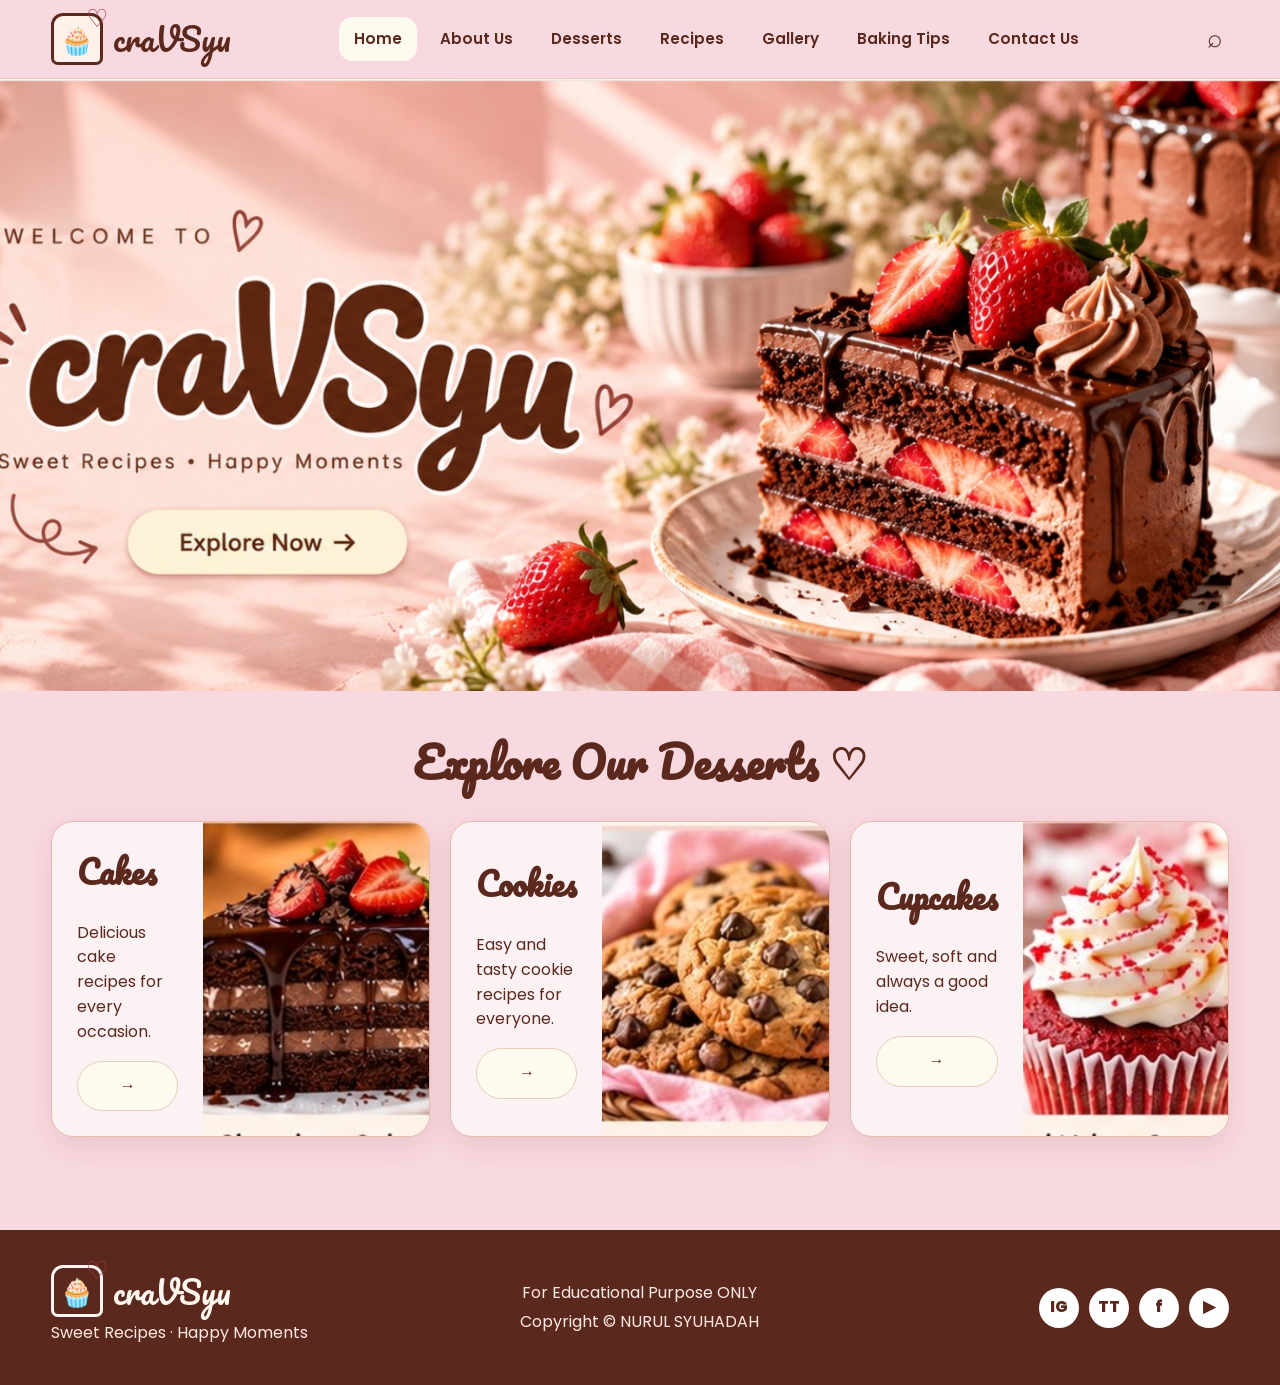
<file: index.html>
<!DOCTYPE html>
<html lang="en">

<head>
    <meta charset="UTF-8">
    <meta name="viewport" content="width=device-width,initial-scale=1.0">
    <title>Home | craVSyu</title>
    <link rel="stylesheet" href="style.css">
</head>

<body>
    <header class="site-header">
        <div class="container navbar"><a class="brand" href="index.html"><span
                    class="brand-mark">🧁</span><span>craVSyu</span></a>
            <nav class="nav-links"><a class="active" href="index.html">Home</a><a href="about.html">About Us</a><a
                    href="desserts.html">Desserts</a><a href="recipes.html">Recipes</a><a
                    href="gallery.html">Gallery</a><a href="baking-tips.html">Baking Tips</a><a
                    href="contact.html">Contact Us</a></nav><button class="search-btn" id="searchBtn"
                aria-label="Search">⌕</button>
        </div>
        <div class="container search-wrap" id="searchWrap"><input id="siteSearch" placeholder="Search desserts...">
        </div>
    </header>
    <main>
        <section class="hero-banner"><a href="desserts.html" aria-label="Explore desserts"><img
                    src="images/banner.png" alt="Welcome to craVSyu - Sweet recipes and happy moments"></a>
        </section>
        <section class="section">
            <div class="container">
                <h2 class="section-title">Explore Our Desserts ♡</h2>
                <div class="category-grid">
                    <article class="category-card">
                        <div class="category-copy">
                            <h3>Cakes</h3>
                            <p>Delicious cake recipes for every occasion.</p><a class="btn"
                                href="desserts.html?category=Cakes">→</a>
                        </div>
                        <div class="category-image"><img src="images/chocolate-cake.jpg" alt="Cake"></div>
                    </article>
                    <article class="category-card">
                        <div class="category-copy">
                            <h3>Cookies</h3>
                            <p>Easy and tasty cookie recipes for everyone.</p><a class="btn"
                                href="desserts.html?category=Cookies">→</a>
                        </div>
                        <div class="category-image"><img src="images/chocolate-chip-cookies.jpg" alt="Cookies"></div>
                    </article>
                    <article class="category-card">
                        <div class="category-copy">
                            <h3>Cupcakes</h3>
                            <p>Sweet, soft and always a good idea.</p><a class="btn"
                                href="desserts.html?category=Cupcakes">→</a>
                        </div>
                        <div class="category-image"><img src="images/red-velvet-cupcake.jpg" alt="Cupcakes"></div>
                    </article>
                </div>
            </div>
        </section>
    </main>
    <footer class="footer">
        <div class="container footer-grid">
            <div><a class="brand" href="index.html"><span class="brand-mark">🧁</span><span>craVSyu</span></a>
                <p>Sweet Recipes · Happy Moments</p>
            </div>
            <div style="text-align:center">
                <p>For Educational Purpose ONLY</p>
                <p>Copyright © NURUL SYUHADAH</p>
            </div>
            <div class="social"><a href="https://www.instagram.com/ssyhdh___/" target="_blank">IG</a><a
                    href="https://www.tiktok.com/" target="_blank">TT</a><a href="https://www.facebook.com/"
                    target="_blank">f</a><a href="https://www.youtube.com/" target="_blank">▶</a></div>
        </div>
    </footer>
    <script src="script.js"></script>
</body>

</html>
</file>
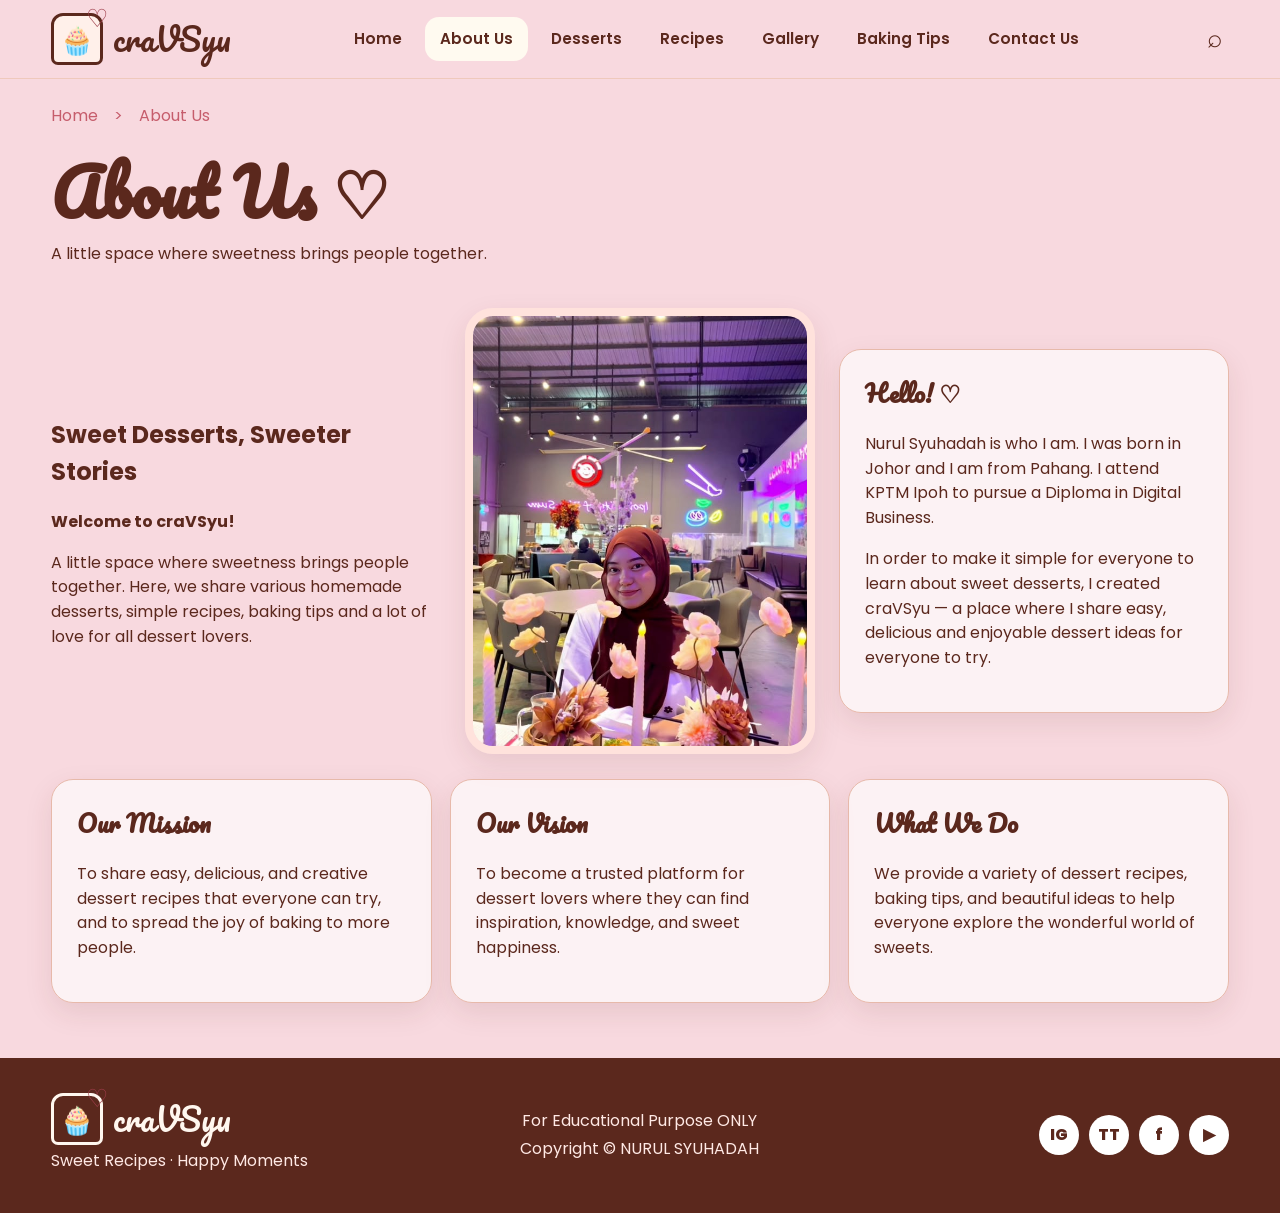
<file: about.html>
<!DOCTYPE html>
<html lang="en">

<head>
    <meta charset="UTF-8">
    <meta name="viewport" content="width=device-width,initial-scale=1.0">
    <title>About Us | craVSyu</title>
    <link rel="stylesheet" href="style.css">
</head>

<body>
    <header class="site-header">
        <div class="container navbar"><a class="brand" href="index.html"><span
                    class="brand-mark">🧁</span><span>craVSyu</span></a>
            <nav class="nav-links"><a class="" href="index.html">Home</a><a class="active" href="about.html">About
                    Us</a><a class="" href="desserts.html">Desserts</a><a class="" href="recipes.html">Recipes</a><a
                    class="" href="gallery.html">Gallery</a><a class="" href="baking-tips.html">Baking Tips</a><a
                    class="" href="contact.html">Contact Us</a></nav><button class="search-btn" id="searchBtn"
                aria-label="Search">⌕</button>
        </div>
        <div class="container search-wrap" id="searchWrap"><input id="siteSearch" placeholder="Search desserts...">
        </div>
    </header>
    <main class="container">
        <div class="breadcrumb">Home　&gt;　About Us</div>
        <section class="page-head">
            <h1 class="page-title">About Us ♡</h1>
            <p>A little space where sweetness brings people together.</p>
        </section>
        <section class="about-grid">
            <div>
                <h2 class="script">Sweet Desserts, Sweeter Stories</h2>
                <p><b>Welcome to craVSyu!</b></p>
                <p>A little space where sweetness brings people together. Here, we share various homemade desserts,
                    simple recipes, baking tips and a lot of love for all dessert lovers.</p>
            </div>
            <div class="about-photo"><img src="images/syuhada-photo.jpeg" alt="Nurul Syuhadah"></div>
            <div class="info-card">
                <h2>Hello! ♡</h2>
                <p>Nurul Syuhadah is who I am. I was born in Johor and I am from Pahang. I attend KPTM Ipoh to pursue a
                    Diploma in Digital Business.</p>
                <p>In order to make it simple for everyone to learn about sweet desserts, I created craVSyu — a place
                    where I share easy, delicious and enjoyable dessert ideas for everyone to try.</p>
            </div>
        </section>
        <div class="about-cards">
            <div class="info-card">
                <h2>Our Mission</h2>
                <p>To share easy, delicious, and creative dessert recipes that everyone can try, and to spread the joy
                    of baking to more people.</p>
            </div>
            <div class="info-card">
                <h2>Our Vision</h2>
                <p>To become a trusted platform for dessert lovers where they can find inspiration, knowledge, and sweet
                    happiness.</p>
            </div>
            <div class="info-card">
                <h2>What We Do</h2>
                <p>We provide a variety of dessert recipes, baking tips, and beautiful ideas to help everyone explore
                    the wonderful world of sweets.</p>
            </div>
        </div>
    </main>
    <footer class="footer">
        <div class="container footer-grid">
            <div><a class="brand" href="index.html"><span class="brand-mark">🧁</span><span>craVSyu</span></a>
                <p>Sweet Recipes · Happy Moments</p>
            </div>
            <div style="text-align:center">
                <p>For Educational Purpose ONLY</p>
                <p>Copyright © NURUL SYUHADAH</p>
            </div>
            <div class="social"><a href="https://www.instagram.com/ssyhdh___/" target="_blank">IG</a><a
                    href="https://www.tiktok.com/" target="_blank">TT</a><a href="https://www.facebook.com/"
                    target="_blank">f</a><a href="https://www.youtube.com/" target="_blank">▶</a></div>
        </div>
    </footer>
    <script src="script.js"></script>
</body>

</html>
</file>
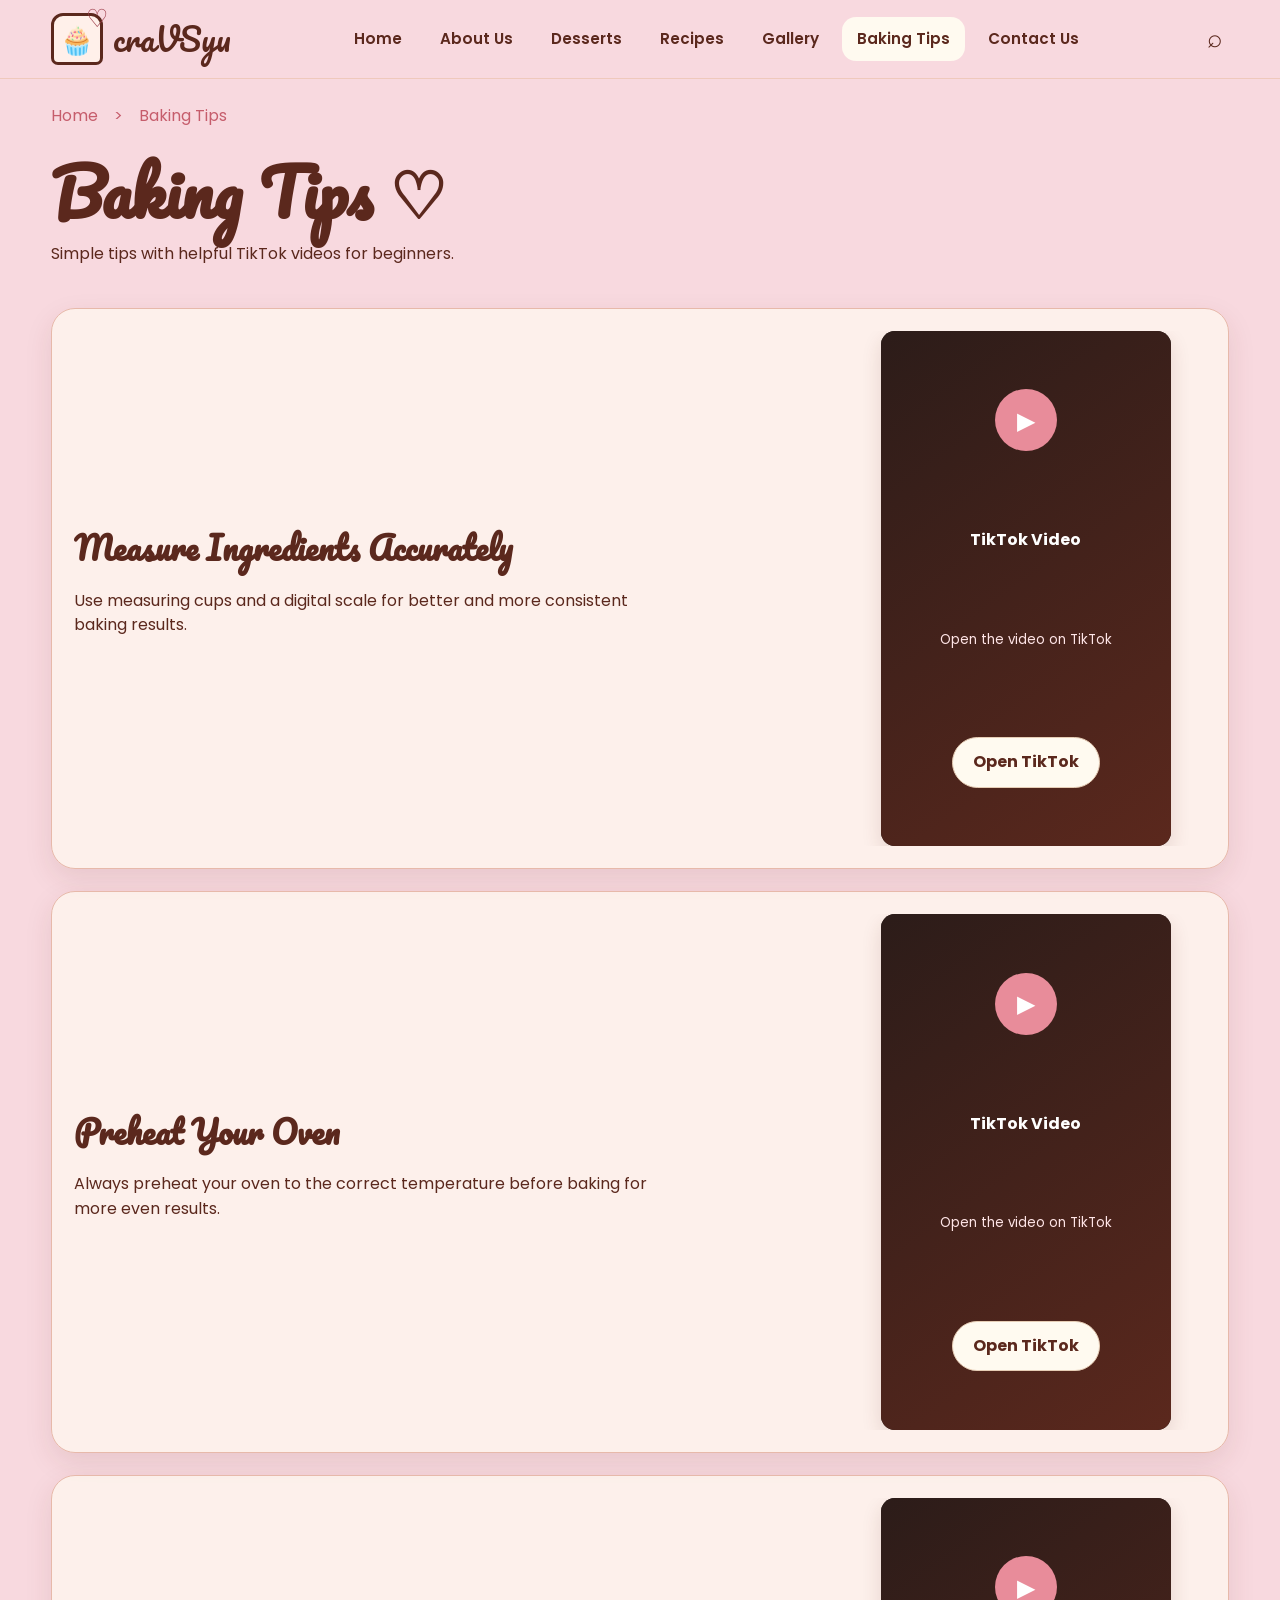
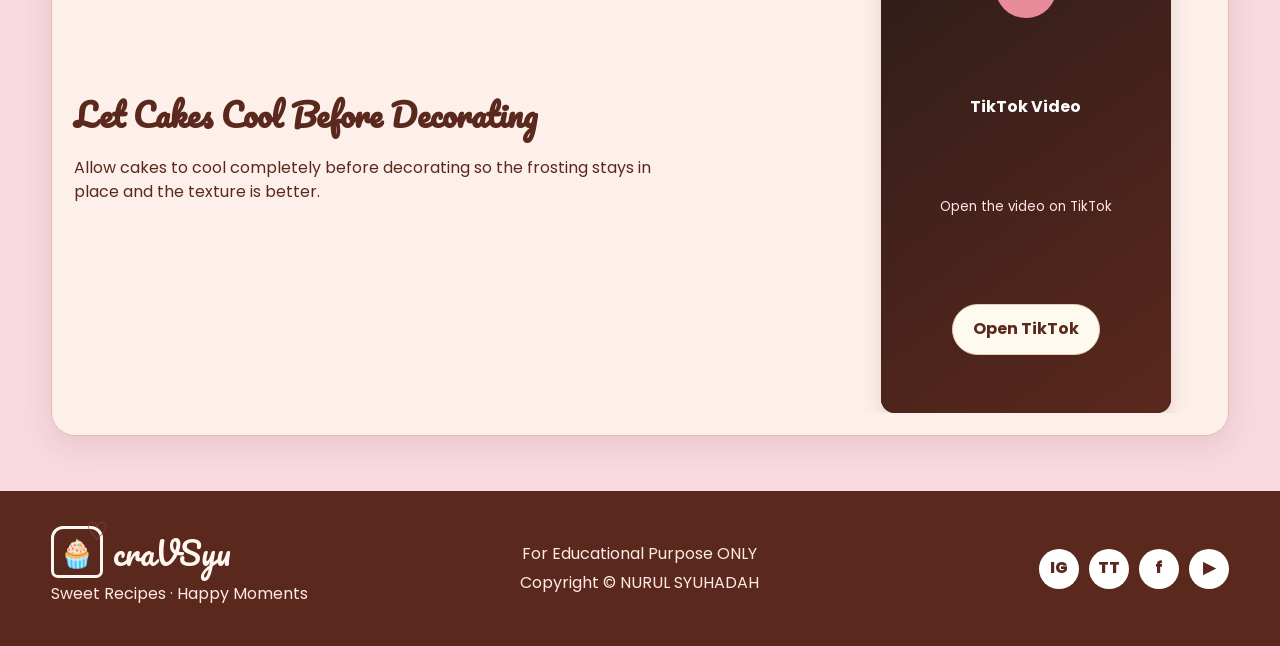
<file: baking-tips.html>
<!DOCTYPE html>
<html lang="en">

<head>
    <meta charset="UTF-8">
    <meta name="viewport" content="width=device-width,initial-scale=1.0">
    <title>Baking Tips | craVSyu</title>
    <link rel="stylesheet" href="style.css">
</head>

<body>
    <header class="site-header">
        <div class="container navbar"><a class="brand" href="index.html"><span
                    class="brand-mark">🧁</span><span>craVSyu</span></a>
            <nav class="nav-links"><a href="index.html">Home</a><a href="about.html">About Us</a><a
                    href="desserts.html">Desserts</a><a href="recipes.html">Recipes</a><a
                    href="gallery.html">Gallery</a><a class="active" href="baking-tips.html">Baking Tips</a><a
                    href="contact.html">Contact Us</a></nav><button class="search-btn" id="searchBtn">⌕</button>
        </div>
    </header>
    <main class="container">
        <div class="breadcrumb">Home　&gt;　Baking Tips</div>
        <section class="page-head">
            <h1 class="page-title">Baking Tips ♡</h1>
            <p>Simple tips with helpful TikTok videos for beginners.</p>
        </section>
        <section id="bakingTipsList" class="baking-tips-list"></section>
    </main>
    <footer class="footer">
        <div class="container footer-grid">
            <div><a class="brand" href="index.html"><span class="brand-mark">🧁</span><span>craVSyu</span></a>
                <p>Sweet Recipes · Happy Moments</p>
            </div>
            <div style="text-align:center">
                <p>For Educational Purpose ONLY</p>
                <p>Copyright © NURUL SYUHADAH</p>
            </div>
            <div class="social"><a href="https://www.instagram.com/ssyhdh___/" target="_blank">IG</a><a
                    href="https://www.tiktok.com/" target="_blank">TT</a><a href="https://www.facebook.com/"
                    target="_blank">f</a><a href="https://www.youtube.com/" target="_blank">▶</a></div>
        </div>
    </footer>
    <script src="script.js"></script>
</body>

</html>
</file>
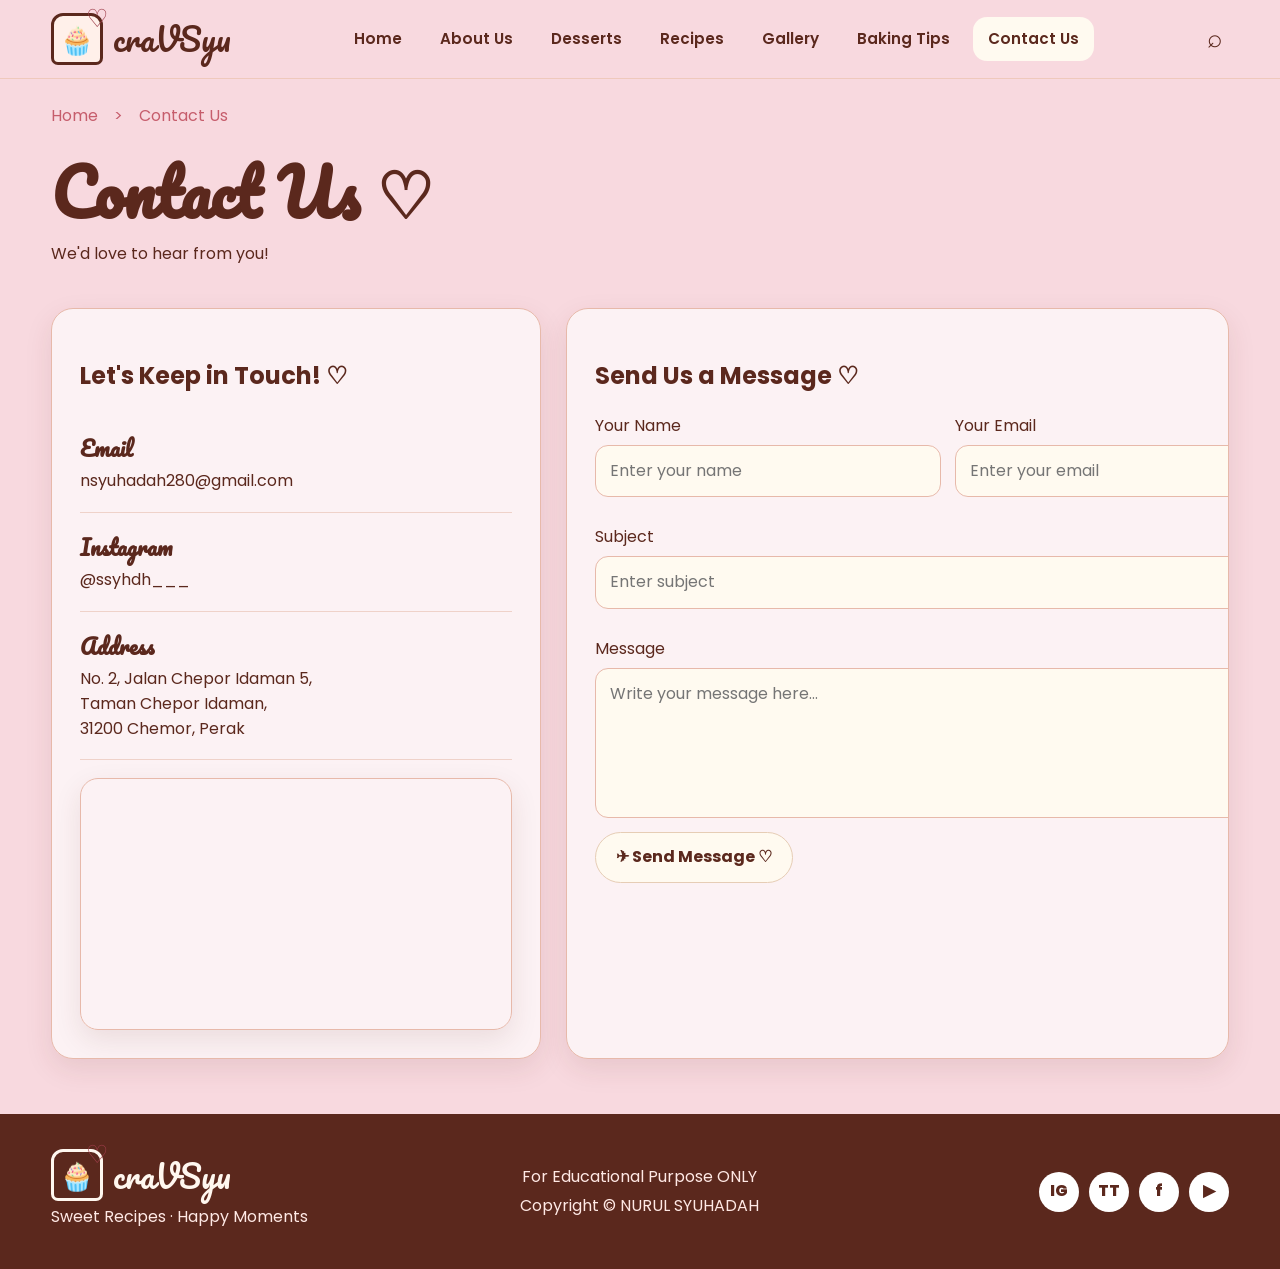
<file: contact.html>
<!DOCTYPE html>
<html lang="en">

<head>
    <meta charset="UTF-8">
    <meta name="viewport" content="width=device-width,initial-scale=1.0">
    <title>Contact Us | craVSyu</title>
    <link rel="stylesheet" href="style.css">
</head>

<body>
    <header class="site-header">
        <div class="container navbar"><a class="brand" href="index.html"><span
                    class="brand-mark">🧁</span><span>craVSyu</span></a>
            <nav class="nav-links"><a href="index.html">Home</a><a href="about.html">About Us</a><a
                    href="desserts.html">Desserts</a><a href="recipes.html">Recipes</a><a
                    href="gallery.html">Gallery</a><a href="baking-tips.html">Baking Tips</a><a class="active"
                    href="contact.html">Contact Us</a></nav><button class="search-btn" id="searchBtn">⌕</button>
        </div>
    </header>
    <main class="container">
        <div class="breadcrumb">Home　&gt;　Contact Us</div>
        <section class="page-head">
            <h1 class="page-title">Contact Us ♡</h1>
            <p>We'd love to hear from you!</p>
        </section>
        <div class="contact-grid">
            <section class="contact-panel">
                <h2>Let's Keep in Touch! ♡</h2>
                <div class="contact-item"><strong>Email</strong><a
                        href="mailto:nsyuhadah280@gmail.com">nsyuhadah280@gmail.com</a></div>
                <div class="contact-item"><strong>Instagram</strong><a href="https://www.instagram.com/ssyhdh___/"
                        target="_blank">@ssyhdh___</a></div>
                <div class="contact-item"><strong>Address</strong><span>No. 2, Jalan Chepor Idaman 5,<br>Taman Chepor
                        Idaman,<br>31200 Chemor, Perak</span></div>
                <div class="map-wrap"><iframe
                        title="Map to No. 2, Jalan Chepor Idaman 5, Taman Chepor Idaman, 31200 Chemor, Perak"
                        src="https://www.google.com/maps?q=No.2%20Jalan%20Chepor%20Idaman%205%2C%20Taman%20Chepor%20Idaman%2C%2031200%20Chemor%2C%20Perak&output=embed"
                        loading="lazy" allowfullscreen></iframe></div>
            </section>
            <section class="contact-panel">
                <h2>Send Us a Message ♡</h2>
                <form id="contactForm">
                    <div class="form-grid"><label class="field"><span>Your Name</span><input required
                                placeholder="Enter your name"></label><label class="field"><span>Your Email</span><input
                                type="email" required placeholder="Enter your email"></label><label
                            class="field full"><span>Subject</span><input required
                                placeholder="Enter subject"></label><label
                            class="field full"><span>Message</span><textarea required
                                placeholder="Write your message here..."></textarea></label></div><button class="btn"
                        type="submit">✈ Send Message ♡</button>
                    <div id="formMsg" class="form-msg"></div>
                </form>
            </section>
        </div>
    </main>
    <footer class="footer">
        <div class="container footer-grid">
            <div><a class="brand" href="index.html"><span class="brand-mark">🧁</span><span>craVSyu</span></a>
                <p>Sweet Recipes · Happy Moments</p>
            </div>
            <div style="text-align:center">
                <p>For Educational Purpose ONLY</p>
                <p>Copyright © NURUL SYUHADAH</p>
            </div>
            <div class="social"><a href="https://www.instagram.com/ssyhdh___/" target="_blank">IG</a><a
                    href="https://www.tiktok.com/" target="_blank">TT</a><a href="https://www.facebook.com/"
                    target="_blank">f</a><a href="https://www.youtube.com/" target="_blank">▶</a></div>
        </div>
    </footer>
    <script src="script.js"></script>
</body>

</html>
</file>
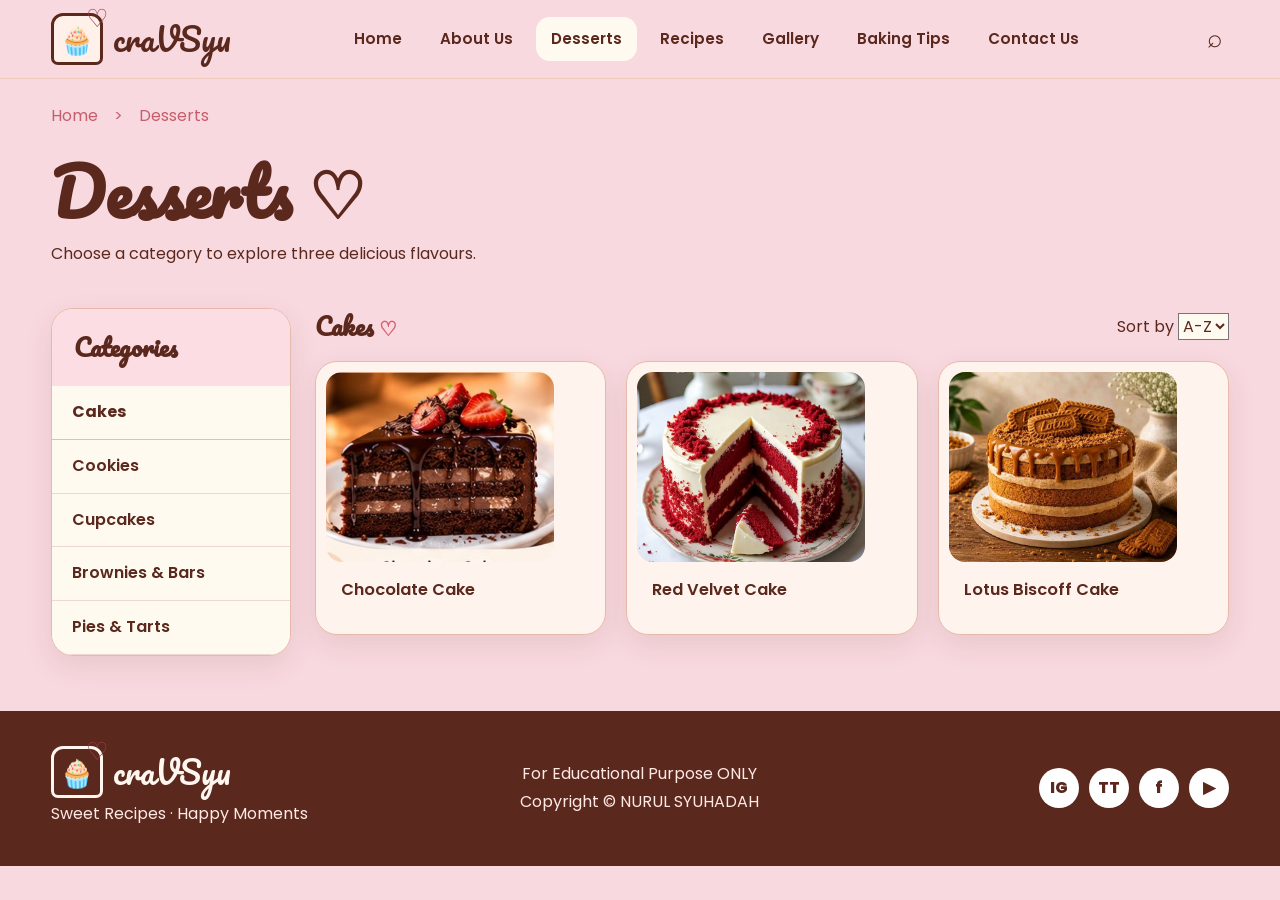
<file: desserts.html>
<!DOCTYPE html>
<html lang="en">

<head>
    <meta charset="UTF-8">
    <meta name="viewport" content="width=device-width,initial-scale=1.0">
    <title>Desserts | craVSyu</title>
    <link rel="stylesheet" href="style.css">
</head>

<body>
    <header class="site-header">
        <div class="container navbar"><a class="brand" href="index.html"><span
                    class="brand-mark">🧁</span><span>craVSyu</span></a>
            <nav class="nav-links"><a href="index.html">Home</a><a href="about.html">About Us</a><a class="active"
                    href="desserts.html">Desserts</a><a href="recipes.html">Recipes</a><a
                    href="gallery.html">Gallery</a><a href="baking-tips.html">Baking Tips</a><a
                    href="contact.html">Contact Us</a></nav><button class="search-btn" id="searchBtn">⌕</button>
        </div>
        <div class="container search-wrap" id="searchWrap"><input id="siteSearch" placeholder="Search desserts...">
        </div>
    </header>
    <main class="container">
        <div class="breadcrumb">Home　&gt;　Desserts</div>
        <section class="page-head">
            <h1 class="page-title">Desserts ♡</h1>
            <p>Choose a category to explore three delicious flavours.</p>
        </section>
        <div class="dessert-layout">
            <aside class="category-panel">
                <h2>Categories</h2><button class="category-btn" data-category="Cakes">Cakes</button><button
                    class="category-btn" data-category="Cookies">Cookies</button><button class="category-btn"
                    data-category="Cupcakes">Cupcakes</button><button class="category-btn"
                    data-category="Brownies & Bars">Brownies & Bars</button><button class="category-btn"
                    data-category="Pies & Tarts">Pies & Tarts</button>
            </aside>
            <section class="dessert-results">
                <div class="results-head">
                    <h2 id="dessertHeading">Cakes ♡</h2><label>Sort by <select id="sortDesserts">
                            <option value="az">A-Z</option>
                            <option value="za">Z-A</option>
                        </select></label>
                </div>
                <div id="dessertGrid" class="dessert-grid"></div>
            </section>
        </div>
    </main>
    <footer class="footer">
        <div class="container footer-grid">
            <div><a class="brand" href="index.html"><span class="brand-mark">🧁</span><span>craVSyu</span></a>
                <p>Sweet Recipes · Happy Moments</p>
            </div>
            <div style="text-align:center">
                <p>For Educational Purpose ONLY</p>
                <p>Copyright © NURUL SYUHADAH</p>
            </div>
            <div class="social"><a href="https://www.instagram.com/ssyhdh___/" target="_blank">IG</a><a
                    href="https://www.tiktok.com/" target="_blank">TT</a><a href="https://www.facebook.com/"
                    target="_blank">f</a><a href="https://www.youtube.com/" target="_blank">▶</a></div>
        </div>
    </footer>
    <script src="script.js"></script>
</body>

</html>
</file>
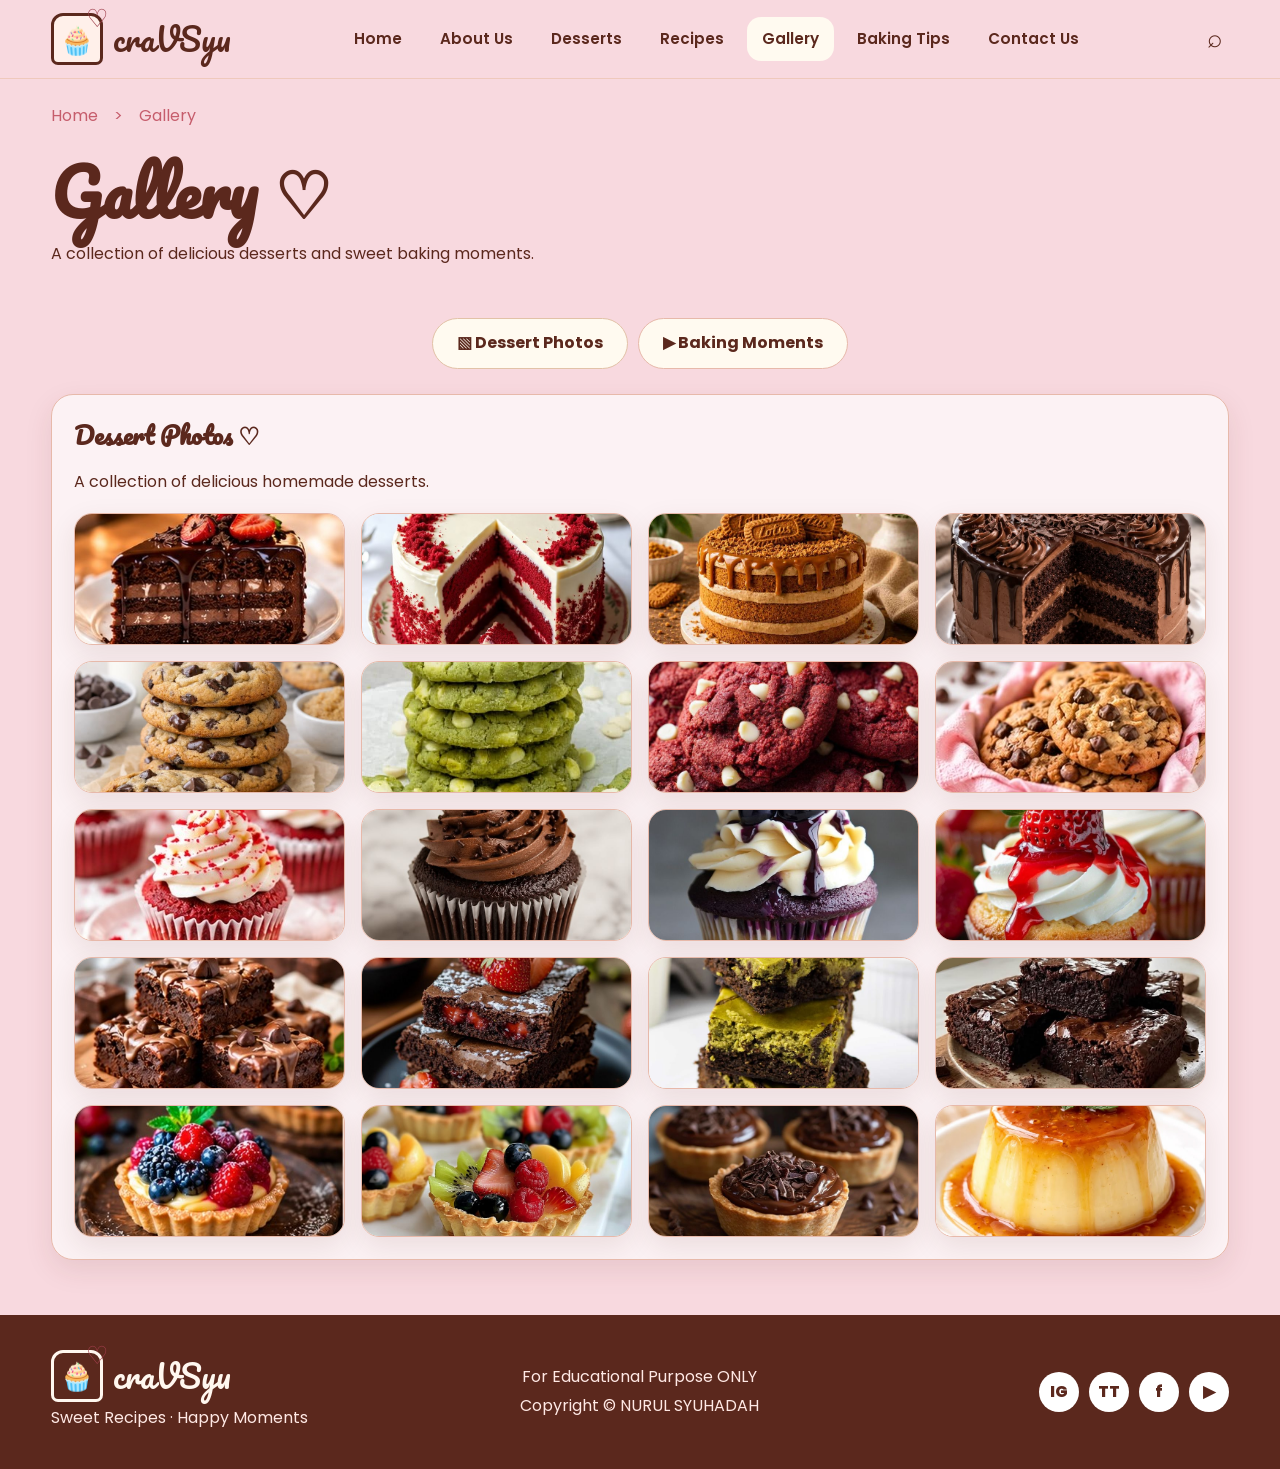
<file: gallery.html>
<!DOCTYPE html>
<html lang="en">

<head>
    <meta charset="UTF-8">
    <meta name="viewport" content="width=device-width,initial-scale=1.0">
    <title>Gallery | craVSyu</title>
    <link rel="stylesheet" href="style.css">
</head>

<body>
    <header class="site-header">
        <div class="container navbar"><a class="brand" href="index.html"><span
                    class="brand-mark">🧁</span><span>craVSyu</span></a>
            <nav class="nav-links"><a href="index.html">Home</a><a href="about.html">About Us</a><a
                    href="desserts.html">Desserts</a><a href="recipes.html">Recipes</a><a class="active"
                    href="gallery.html">Gallery</a><a href="baking-tips.html">Baking Tips</a><a
                    href="contact.html">Contact Us</a></nav><button class="search-btn" id="searchBtn">⌕</button>
        </div>
    </header>
    <main class="container">
        <div class="breadcrumb">Home　&gt;　Gallery</div>
        <section class="page-head">
            <h1 class="page-title">Gallery ♡</h1>
            <p>A collection of delicious desserts and sweet baking moments.</p>
        </section>
        <div class="tabs"><button class="tab active" data-tab="photos">▧ Dessert Photos</button><button class="tab"
                data-tab="moments">▶ Baking Moments</button></div>
        <section id="dessertPhotos" class="gallery-section">
            <h2>Dessert Photos ♡</h2>
            <p>A collection of delicious homemade desserts.</p>
            <div class="gallery-grid">
                <figure class="mini"><img src="images/cake-chocolate.jpg" alt="Chocolate Cake"></figure>
                <figure class="mini"><img src="images/cake-red-velvet.jpg" alt="Red Velvet Cake"></figure>
                <figure class="mini"><img src="images/cake-lotus-biscoff.jpg" alt="Lotus Biscoff Cake"></figure>
                <figure class="mini"><img src="images/cake-rich-chocolate.jpg" alt="Rich Chocolate Layer Cake"></figure>
                <figure class="mini"><img src="images/cookie-chocolate-chip.jpg" alt="Chocolate Chip Cookies"></figure>
                <figure class="mini"><img src="images/cookie-matcha.jpg" alt="White Chocolate Matcha Cookies"></figure>
                <figure class="mini"><img src="images/cookie-red-velvet.jpg" alt="Red Velvet Cookies"></figure>
                <figure class="mini"><img src="images/cookie-chocolate.jpg" alt="Chocolate Cookies"></figure>
                <figure class="mini"><img src="images/cupcake-red-velvet.jpg" alt="Red Velvet Cupcake"></figure>
                <figure class="mini"><img src="images/cupcake-chocolate.jpg" alt="Chocolate Cupcake"></figure>
                <figure class="mini"><img src="images/cupcake-blueberry.jpg" alt="Blueberry Cupcake"></figure>
                <figure class="mini"><img src="images/cupcake-strawberry.jpg" alt="Strawberry Cupcake"></figure>
                <figure class="mini"><img src="images/brownie-fudgy.jpg" alt="Fudgy Brownies"></figure>
                <figure class="mini"><img src="images/brownie-strawberry.jpg" alt="Strawberry Brownies"></figure>
                <figure class="mini"><img src="images/brownie-matcha.jpg" alt="Matcha Brownies"></figure>
                <figure class="mini"><img src="images/brownie-chocolate.jpg" alt="Chocolate Brownies"></figure>
                <figure class="mini"><img src="images/tart-fruit.jpg" alt="Fruit Tart"></figure>
                <figure class="mini"><img src="images/tart-mini-fruit.jpg" alt="Mini Fruit Tarts"></figure>
                <figure class="mini"><img src="images/tart-chocolate.jpg" alt="Chocolate Tart"></figure>
                <figure class="mini"><img src="images/tart-berry.jpg" alt="Berry Tart"></figure>
            </div>
        </section>
        <section id="bakingMoments" class="gallery-section hidden">
            <h2>Baking Moments ♡</h2>
            <p>Watch sweet baking moments from TikTok.</p>
            <div id="galleryMoments" class="video-grid"></div>
        </section>
    </main>
    <footer class="footer">
        <div class="container footer-grid">
            <div><a class="brand" href="index.html"><span class="brand-mark">🧁</span><span>craVSyu</span></a>
                <p>Sweet Recipes · Happy Moments</p>
            </div>
            <div style="text-align:center">
                <p>For Educational Purpose ONLY</p>
                <p>Copyright © NURUL SYUHADAH</p>
            </div>
            <div class="social"><a href="https://www.instagram.com/ssyhdh___/" target="_blank">IG</a><a
                    href="https://www.tiktok.com/" target="_blank">TT</a><a href="https://www.facebook.com/"
                    target="_blank">f</a><a href="https://www.youtube.com/" target="_blank">▶</a></div>
        </div>
    </footer>
    <script src="script.js"></script>
</body>

</html>
</file>
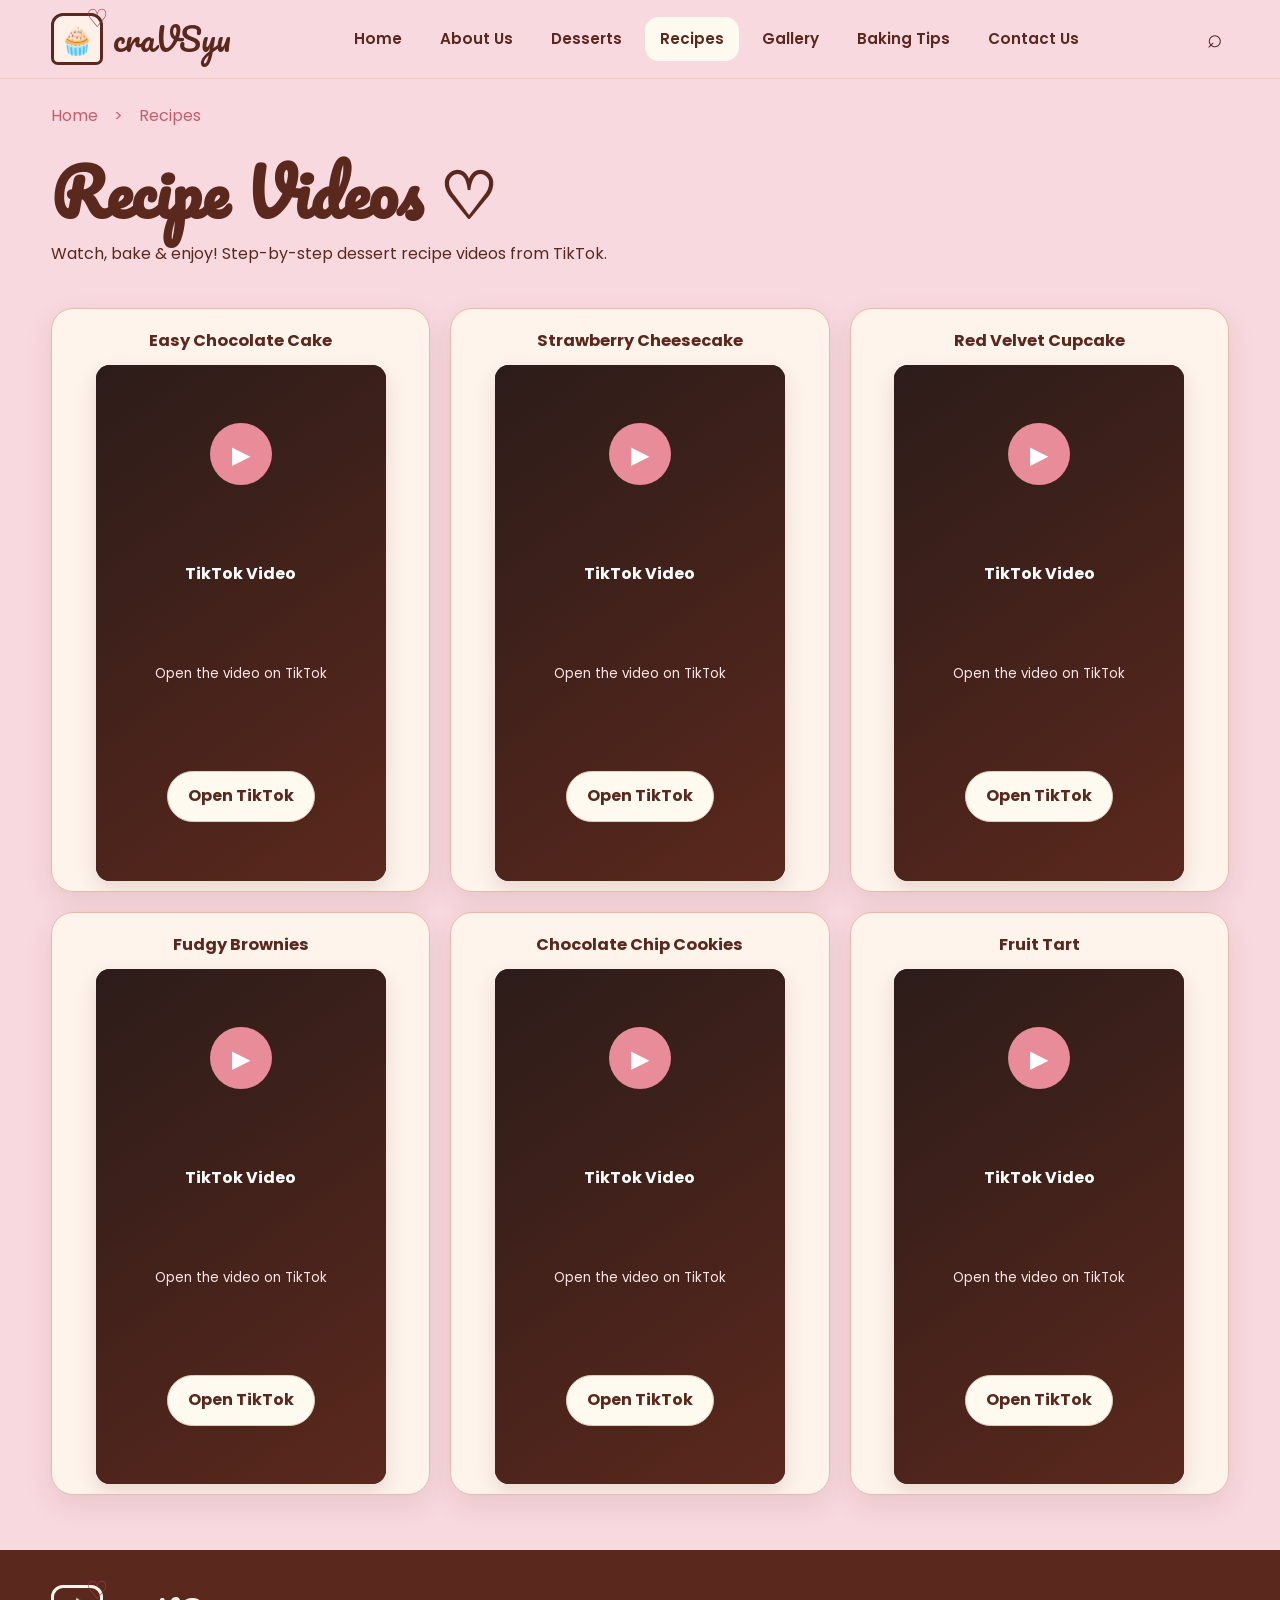
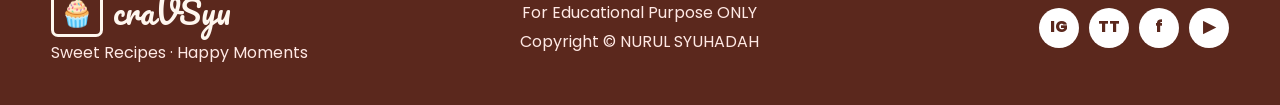
<file: recipes.html>
<!DOCTYPE html>
<html lang="en">

<head>
    <meta charset="UTF-8">
    <meta name="viewport" content="width=device-width,initial-scale=1.0">
    <title>Recipes | craVSyu</title>
    <link rel="stylesheet" href="style.css">
</head>

<body>
    <header class="site-header">
        <div class="container navbar"><a class="brand" href="index.html"><span
                    class="brand-mark">🧁</span><span>craVSyu</span></a>
            <nav class="nav-links"><a class="" href="index.html">Home</a><a class="" href="about.html">About Us</a><a
                    class="" href="desserts.html">Desserts</a><a class="active" href="recipes.html">Recipes</a><a
                    class="" href="gallery.html">Gallery</a><a class="" href="baking-tips.html">Baking Tips</a><a
                    class="" href="contact.html">Contact Us</a></nav><button class="search-btn"
                id="searchBtn">⌕</button>
        </div>
    </header>
    <main class="container">
        <div class="breadcrumb">Home　&gt;　Recipes</div>
        <section class="page-head">
            <h1 class="page-title">Recipe Videos ♡</h1>
            <p>Watch, bake & enjoy! Step-by-step dessert recipe videos from TikTok.</p>
        </section>
        <div id="recipeVideos" class="video-grid"></div>
    </main>
    <footer class="footer">
        <div class="container footer-grid">
            <div><a class="brand" href="index.html"><span class="brand-mark">🧁</span><span>craVSyu</span></a>
                <p>Sweet Recipes · Happy Moments</p>
            </div>
            <div style="text-align:center">
                <p>For Educational Purpose ONLY</p>
                <p>Copyright © NURUL SYUHADAH</p>
            </div>
            <div class="social"><a href="https://www.instagram.com/ssyhdh___/" target="_blank">IG</a><a
                    href="https://www.tiktok.com/" target="_blank">TT</a><a href="https://www.facebook.com/"
                    target="_blank">f</a><a href="https://www.youtube.com/" target="_blank">▶</a></div>
        </div>
    </footer>
    <script src="script.js"></script>
</body>

</html>
</file>
<file: style.css>
@import url('https://fonts.googleapis.com/css2?family=Pacifico&family=Poppins:wght@400;500;600;700&display=swap');
:root{--cream:#fff7ef;--cream2:#fff1e8;--pink:#f58b98;--pink2:#ffd6d8;--pink3:#ffe9e8;--brown:#5b281d;--brown2:#7b3b2b;--white:#fff;--line:#e7b9aa;--shadow:0 10px 28px rgba(91,40,29,.10)}
*{box-sizing:border-box}html{scroll-behavior:smooth}body{margin:0;font-family:"DM Sans",Arial,sans-serif;color:var(--brown);background:var(--cream);line-height:1.55}a{text-decoration:none;color:inherit}button,select,input,textarea{font:inherit}img{max-width:100%;display:block}
.container{width:min(1180px,92%);margin:auto}.site-header{position:sticky;top:0;z-index:50;background:rgba(255,247,239,.96);backdrop-filter:blur(10px);border-bottom:1px solid #efc9bc}.navbar{min-height:78px;display:flex;align-items:center;justify-content:space-between;gap:24px}.brand{display:flex;align-items:center;gap:10px;font-family:Pacifico,cursive;font-size:2rem;color:var(--brown)}.brand-mark{width:52px;height:52px;border:3px solid var(--brown);border-radius:12px 12px 7px 7px;display:grid;place-items:center;font-size:1.7rem;background:#fff0ea;position:relative}.brand-mark:before{content:"♡";position:absolute;right:-8px;top:-17px;font-family:Arial;font-size:25px;color:#9d3d49}
.nav-links{display:flex;align-items:center;gap:8px;flex-wrap:wrap}.nav-links a{padding:10px 15px;border-radius:14px;font-weight:600;font-size:.95rem}.nav-links a:hover,.nav-links a.active{background:var(--pink2)}.search-btn{border:0;background:transparent;font-size:1.6rem;cursor:pointer;color:var(--brown)}.search-wrap{display:none;padding:10px 0 15px}.search-wrap.show{display:block}.search-wrap input{width:100%;padding:12px 16px;border:1px solid var(--line);border-radius:15px;background:#fff}
.hero{padding:55px 0 30px}.hero-grid{display:grid;grid-template-columns:1fr 1.15fr;gap:28px;align-items:center}.kicker{text-transform:uppercase;letter-spacing:5px;font-size:.82rem;font-weight:700}.hero h1,.page-title{font-family:Pacifico,cursive;line-height:1.05;margin:10px 0;color:var(--brown)}.hero h1{font-size:clamp(3.2rem,7vw,6rem)}.hero p{font-size:1.15rem;letter-spacing:3px}.hero-image{height:420px;border-radius:28px;overflow:hidden;box-shadow:var(--shadow);background:var(--pink2)}.hero-image img{width:100%;height:100%;object-fit:cover}
.btn{display:inline-flex;align-items:center;justify-content:center;gap:8px;padding:12px 20px;border-radius:999px;border:0;background:var(--pink);color:#fff;font-weight:700;cursor:pointer;transition:.2s}.btn:hover{transform:translateY(-2px)}
.section{padding:38px 0}.section-title{text-align:center;font-family:Pacifico,cursive;font-size:2.7rem;margin:0 0 25px}.category-grid{display:grid;grid-template-columns:repeat(3,1fr);gap:20px}.category-card,.card,.info-card,.video-card,.contact-panel,.gallery-section{background:rgba(255,255,255,.66);border:1px solid var(--line);border-radius:22px;box-shadow:var(--shadow);overflow:hidden}.category-card{display:grid;grid-template-columns:.8fr 1.2fr;min-height:230px}.category-copy{padding:25px;display:flex;flex-direction:column;justify-content:center}.category-copy h3{font-family:Pacifico,cursive;font-size:2rem;margin:0 0 8px}.category-image{min-height:230px}.category-image img{width:100%;height:100%;object-fit:cover}
.breadcrumb{padding:25px 0 5px;color:#c65d6c}.page-head{padding:15px 0 25px}.page-head-row{display:flex;align-items:end;justify-content:space-between;gap:20px}.page-head p{max-width:680px}.page-title{font-size:clamp(2.6rem,5vw,4.3rem)}.page-layout{display:grid;grid-template-columns:235px 1fr;gap:25px}.sidebar{height:max-content;background:#fff7ef;border:1px solid var(--line);border-radius:20px;overflow:hidden;position:sticky;top:100px}.sidebar h3{font-family:Pacifico,cursive;font-size:1.6rem;margin:0;padding:18px 20px;background:#ffe4e2}.category-btn{width:100%;text-align:left;padding:13px 18px;border:0;border-top:1px solid #f0d3ca;background:transparent;color:var(--brown);cursor:pointer;font-weight:600}.category-btn:hover,.category-btn.active{background:var(--pink);color:#fff}.sort{padding:11px 14px;border:1px solid var(--line);border-radius:13px;background:#fff;color:var(--brown)}
.dessert-grid{display:grid;grid-template-columns:repeat(3,1fr);gap:18px}.card{padding:10px;transition:.2s}.card:hover{transform:translateY(-3px)}.card-img{height:190px;border-radius:16px;overflow:hidden;background:linear-gradient(135deg,#ffe3e1,#f6c9b9)}.card-img img{width:100%;height:100%;object-fit:cover}.card-body{padding:9px 8px 5px}.card h3,.video-card h3,.moment h3{margin:2px 0 9px;font-family:Pacifico,cursive}.card-actions{display:flex;justify-content:space-between;align-items:center;gap:8px}.card .btn{font-size:.85rem;padding:9px 14px}.heart{color:#d85b6b;font-size:1.25rem}
.video-grid,.tips-grid{display:grid;grid-template-columns:repeat(3,1fr);gap:20px}.video-card{padding:10px}.video-thumb,.moment-thumb{height:190px;border-radius:16px;background:linear-gradient(135deg,#f9c8cc,#f6dfcf);display:grid;place-items:center;position:relative}.video-thumb:before,.moment-thumb:after{content:"▶";display:grid;place-items:center;width:64px;height:64px;border-radius:50%;background:rgba(91,40,29,.86);color:#fff;font-size:1.5rem;padding-left:4px}.platform{position:absolute;top:12px;right:12px;background:#fff;border-radius:9px;padding:5px 8px;font-size:.75rem;font-weight:800}.video-card h3{font-size:1.2rem;margin:12px 4px 5px}.video-card p{margin:0 4px 12px;font-size:.9rem}
.tabs{display:flex;justify-content:center;gap:10px;margin:10px 0 25px;flex-wrap:wrap}.tab{border:1px solid var(--line);background:#fff3ef;color:var(--brown);padding:12px 24px;border-radius:999px;font-weight:700;cursor:pointer}.tab.active{background:var(--pink);color:#fff}.gallery-section{padding:22px;margin-bottom:22px}.gallery-section h2{font-family:Pacifico,cursive;margin:0 0 4px}.gallery-grid{display:grid;grid-template-columns:repeat(6,1fr);gap:10px;margin-top:18px}.mini{margin:0;border-radius:15px;overflow:hidden;background:#fff;border:1px solid #efd1c7}.mini img{height:130px;width:100%;object-fit:cover}.mini figcaption{padding:8px;font-weight:700;font-size:.82rem}.moments-grid{display:grid;grid-template-columns:repeat(3,1fr);gap:15px;margin-top:18px}.moment{background:#fff;border:1px solid #efd1c7;border-radius:17px;padding:10px}.moment-thumb{height:170px}.moment h3{font-size:1.05rem;margin:9px 3px 2px}
.quick-tips{display:grid;grid-template-columns:repeat(3,1fr);gap:18px;margin-top:25px;padding:22px;border:1px solid var(--line);border-radius:24px;background:#fff0ea}.quick-tips h2{grid-column:1/-1;font-family:Pacifico,cursive;margin:0}.about-grid{display:grid;grid-template-columns:1fr .9fr 1fr;gap:24px;align-items:center}.about-photo{border-radius:28px;overflow:hidden;border:8px solid #ffe2dc;box-shadow:var(--shadow)}.about-photo img{width:100%;height:430px;object-fit:cover}.info-card{padding:25px}.info-card h2{font-family:Pacifico,cursive;margin-top:0}.about-cards{display:grid;grid-template-columns:repeat(3,1fr);gap:18px;margin-top:25px}
.contact-grid{display:grid;grid-template-columns:.85fr 1.15fr;gap:25px}.contact-panel{padding:28px}.contact-item{padding:18px 0;border-bottom:1px solid #efd2c9}.contact-item:last-child{border-bottom:0}.contact-item strong{display:block;font-family:Pacifico,cursive;font-size:1.3rem;margin-bottom:5px}.form-grid{display:grid;grid-template-columns:1fr 1fr;gap:14px}.field{display:flex;flex-direction:column;gap:6px;margin-bottom:14px}.field.full{grid-column:1/-1}.field input,.field textarea{padding:13px 14px;border:1px solid var(--line);border-radius:13px;background:#fff}.field textarea{min-height:150px;resize:vertical}.form-msg{margin-top:10px;color:#8a3b46;font-weight:700}
.footer{margin-top:55px;background:var(--brown);color:#fff;padding:35px 0}.footer-grid{display:grid;grid-template-columns:1fr 1fr 1fr;align-items:center;gap:20px}.footer .brand{color:#fff}.footer .brand-mark{border-color:#fff;background:transparent}.footer p{margin:4px 0;color:#ffe9e5}.social{display:flex;justify-content:flex-end;gap:10px}.social a{width:40px;height:40px;border-radius:50%;background:#fff;color:var(--brown);display:grid;place-items:center;font-weight:800}.disclaimer{text-align:center;margin-top:22px;font-size:.9rem;color:#ffe9e5}.hidden{display:none!important}
@media(max-width:950px){.nav-links{display:none}.hero-grid,.about-grid,.contact-grid,.page-layout{grid-template-columns:1fr}.sidebar{position:static}.dessert-grid,.video-grid,.tips-grid{grid-template-columns:repeat(2,1fr)}.gallery-grid{grid-template-columns:repeat(3,1fr)}.category-grid{grid-template-columns:1fr}.footer-grid{grid-template-columns:1fr;text-align:center}.social{justify-content:center}}
@media(max-width:600px){.navbar{min-height:68px}.brand{font-size:1.5rem}.brand-mark{width:43px;height:43px}.hero{padding-top:25px}.hero-image{height:280px}.dessert-grid,.video-grid,.tips-grid,.about-cards,.quick-tips,.moments-grid{grid-template-columns:1fr}.gallery-grid{grid-template-columns:repeat(2,1fr)}.page-head-row{align-items:start;flex-direction:column}.form-grid{grid-template-columns:1fr}.field.full{grid-column:auto}}

.vertical-video-card{padding:10px;background:#fff7f2}
.video-title{text-align:center;font-family:"Quicksand",Arial,sans-serif;font-weight:700;font-size:1.08rem;padding:9px 4px 12px;color:var(--brown)}
.video-frame{width:100%;max-width:270px;margin:0 auto;aspect-ratio:9/16;position:relative;border-radius:14px;overflow:hidden;background:#111;box-shadow:0 8px 20px rgba(91,40,29,.14)}
.video-frame iframe{width:100%;height:100%;border:0;display:block}
.video-frame .platform{z-index:2;background:rgba(255,255,255,.95);color:var(--brown);border-radius:8px}
.video-placeholder{display:grid;place-items:center;text-align:center;color:#fff;background:linear-gradient(145deg,#171717,#3b2220);padding:20px}
.video-placeholder>div{display:flex;flex-direction:column;align-items:center;gap:8px}
.video-placeholder small{color:#ffdede;line-height:1.4}
.placeholder-play{width:62px;height:62px;border-radius:50%;display:grid;place-items:center;background:#e85b67;color:#fff;font-size:1.5rem}
@media(max-width:950px){.vertical-video-card{width:100%}.video-frame{max-width:300px}}

/* FINAL craVSyu theme and layout updates */
:root{--cream:#fffaf0;--cream2:#fff6e8;--pink:#f7c6cf;--pink2:#ffe3e8;--pink3:#fbdde3;--brown:#5b281d;--brown2:#7b3b2b;--white:#fff;--line:#e7b9aa;--shadow:0 10px 28px rgba(91,40,29,.10);--pastel-bg:#f8d9df}
body{font-family:"Poppins",Arial,sans-serif;background:var(--pastel-bg);color:var(--brown)}
button,select,input,textarea{font-family:"Poppins",Arial,sans-serif}
.brand,.hero h1,.page-title,.section-title{font-family:Pacifico,cursive}
.nav-links a:hover,.nav-links a.active{background:var(--cream)}
.btn{background:var(--cream);color:var(--brown);border:1px solid #e6cdb5}.btn:hover{background:#fffdf8}
.category-btn,.tab{background:var(--cream);color:var(--brown)}
.category-btn.active,.tab.active{background:var(--cream);color:var(--brown);border-color:#e2c2a7}
.site-header{background:rgba(248,217,223,.96)}
.search-wrap input,.field input,.field textarea,select{background:var(--cream);color:var(--brown)}
.hero-banner{width:100%;padding:0;margin:0;overflow:hidden}
.hero-banner a{display:block;width:100%;line-height:0}
.hero-banner img{display:block;width:100%;height:clamp(430px,68vh,720px);object-fit:cover;object-position:center;border:0;border-radius:0;box-shadow:none}
.card-body h3,.mini figcaption{font-family:"Poppins",Arial,sans-serif;font-weight:600;color:var(--brown)}
.card-body h3{font-size:1.02rem}
.card-actions{display:none!important}
.dessert-layout{display:grid;grid-template-columns:240px 1fr;gap:24px;align-items:start}
.category-panel{background:rgba(255,250,240,.72);border:1px solid var(--line);border-radius:22px;overflow:hidden;box-shadow:var(--shadow)}
.category-panel h2{font-family:Pacifico,cursive;padding:20px 22px;margin:0;background:var(--pink3)}
.category-btn{width:100%;display:block;text-align:left;border:0;border-bottom:1px solid #efd8d2;padding:14px 20px;cursor:pointer}
.category-btn:hover{background:#fff7ef}.category-btn.active{font-weight:700}
.results-head{display:flex;justify-content:space-between;align-items:center;margin-bottom:16px;gap:15px}.results-head h2{font-family:Pacifico,cursive;margin:0}
.dessert-grid{display:grid;grid-template-columns:repeat(3,1fr);gap:20px}.dessert-grid .card{background:rgba(255,250,240,.85)}
.dessert-grid .card-img{aspect-ratio:1.2/1;overflow:hidden}.dessert-grid .card-img img{width:100%;height:100%;object-fit:cover}.dessert-grid .card-body{padding:13px 15px}
.gallery-grid{display:grid;grid-template-columns:repeat(4,1fr);gap:16px}.gallery-grid .mini{margin:0;background:rgba(255,250,240,.8);border:1px solid var(--line);border-radius:18px;overflow:hidden;box-shadow:var(--shadow)}.gallery-grid .mini img{width:100%;aspect-ratio:1/1;object-fit:cover}.gallery-grid .mini figcaption{display:none}
.video-grid{display:grid;grid-template-columns:repeat(3,1fr);gap:20px}.video-card{background:rgba(255,250,240,.82);padding:10px}.video-title{text-align:center;font-family:"Poppins",Arial,sans-serif;font-weight:700;font-size:1.02rem;padding:9px 4px 12px;color:var(--brown)}
.video-frame{width:100%;max-width:290px;margin:0 auto;aspect-ratio:9/16;position:relative;border-radius:14px;overflow:hidden;background:#211917;box-shadow:0 8px 20px rgba(91,40,29,.14)}.video-frame iframe{width:100%;height:100%;border:0;display:block}.video-frame .platform{position:absolute;z-index:2;right:8px;top:8px;background:rgba(255,255,255,.95);color:var(--brown);border-radius:8px;padding:4px 7px;font-size:.75rem}.video-loading,.video-fallback{width:100%;height:100%;display:grid;place-items:center;text-align:center;color:#fff;background:linear-gradient(145deg,#2c1c19,#5b281d);padding:20px}.video-loading>*{display:block;margin:6px auto}.video-loading small,.video-fallback small{color:#ffe5e7;display:block}.video-fallback .btn{margin-top:10px}.placeholder-play{width:62px;height:62px;border-radius:50%;display:grid;place-items:center;background:#e88c9a;color:#fff;font-size:1.5rem;margin:auto}
.baking-tips-list{display:grid;gap:22px}.tip-video-row{display:grid;grid-template-columns:1fr 360px;gap:28px;align-items:center;background:rgba(255,250,240,.72);border:1px solid var(--line);border-radius:24px;padding:22px;box-shadow:var(--shadow)}.tip-copy h2{font-family:Pacifico,cursive;margin:0 0 10px;font-size:2rem}.tip-copy p{max-width:600px}.tip-video .video-card{box-shadow:none;border:0;padding:0;background:transparent}.tip-video .video-title{display:none}
.map-wrap{margin-top:18px;border-radius:18px;overflow:hidden;border:1px solid var(--line);box-shadow:var(--shadow)}.map-wrap iframe{width:100%;height:250px;border:0;display:block}
.footer{background:#5b281d;color:#fff7ef}.footer .brand{color:#fff7ef}.footer .brand-mark{border-color:#fff7ef;background:transparent}
@media(max-width:900px){.dessert-layout{grid-template-columns:1fr}.dessert-grid{grid-template-columns:repeat(2,1fr)}.gallery-grid{grid-template-columns:repeat(2,1fr)}.video-grid{grid-template-columns:repeat(2,1fr)}.tip-video-row{grid-template-columns:1fr}.tip-video{max-width:320px;width:100%;margin:auto}}
@media(max-width:620px){.hero-banner img{height:55vh;min-height:360px;object-position:center}.dessert-grid,.gallery-grid,.video-grid{grid-template-columns:1fr}.results-head{align-items:flex-start;flex-direction:column}.nav-links{gap:2px}.nav-links a{padding:8px 9px;font-size:.82rem}}
</file>
